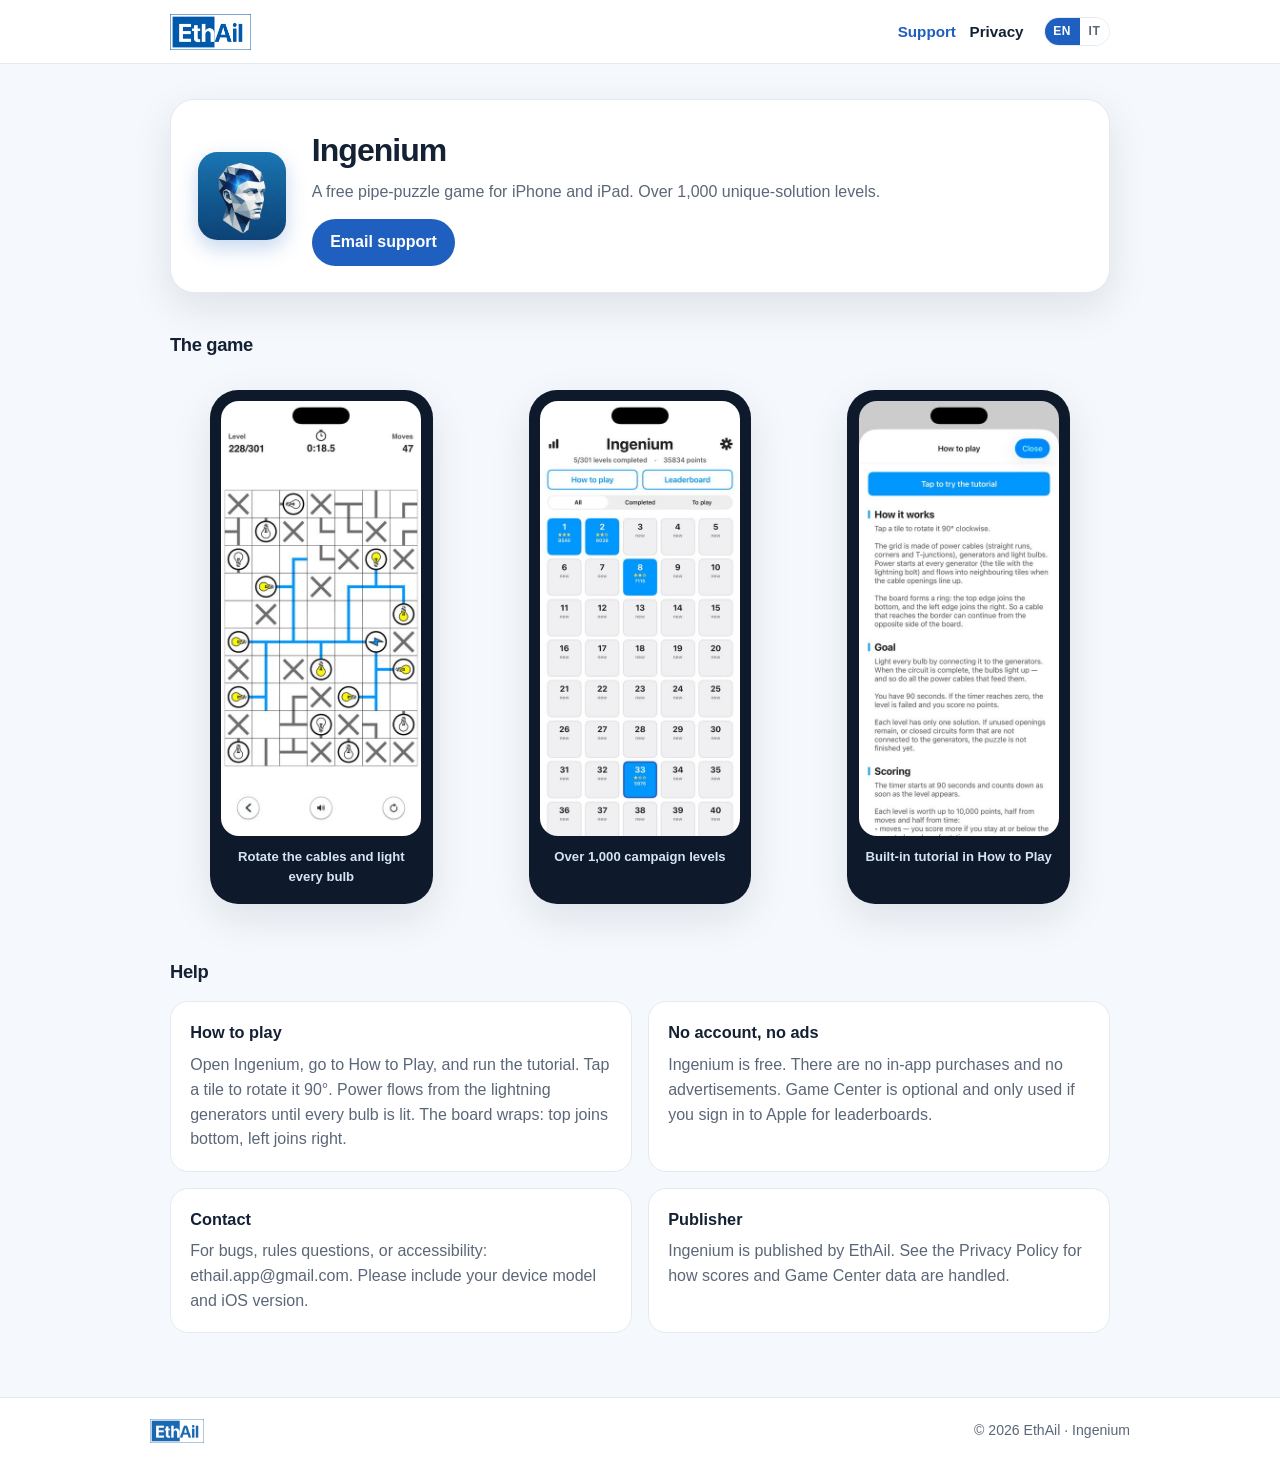
<file: index.html>
<!DOCTYPE html>
<html lang="en">
<head>
  <meta charset="utf-8">
  <meta name="viewport" content="width=device-width, initial-scale=1">
  <title>Ingenium — Support</title>
  <link rel="icon" href="assets/favicon.png">
  <link rel="apple-touch-icon" href="assets/app-icon.png">
  <link rel="stylesheet" href="styles.css">
</head>
<body>
  <header class="header">
    <div class="header-inner">
      <a class="brand" href="index.html" aria-label="EthAil">
        <img src="assets/ethail-logo.png" alt="EthAil">
      </a>
      <nav class="nav">
        <a class="active" href="index.html" data-en="Support" data-it="Supporto">Support</a>
        <a href="privacy.html">Privacy</a>
        <div class="lang" role="group" aria-label="Language">
          <button type="button" data-lang="en" class="on">EN</button>
          <button type="button" data-lang="it">IT</button>
        </div>
      </nav>
    </div>
  </header>

  <main class="wrap">
    <section class="hero">
      <img class="app-icon" src="assets/app-icon.png" alt="Ingenium">
      <div>
        <h1>Ingenium</h1>
        <p class="tag" data-en="A free pipe-puzzle game for iPhone and iPad. Over 1,000 unique-solution levels." data-it="Un puzzle di cavi gratuito per iPhone e iPad. Oltre 1.000 livelli a soluzione unica.">A free pipe-puzzle game for iPhone and iPad. Over 1,000 unique-solution levels.</p>
        <a class="cta" href="mailto:ethail.app@gmail.com" data-en="Email support" data-it="Scrivi al supporto">Email support</a>
      </div>
    </section>

    <h2 class="section-title" data-en="The game" data-it="Il gioco">The game</h2>
    <div class="shots">
      <figure class="shot">
        <img src="assets/shot-gameplay.jpg" alt="Gameplay">
        <figcaption data-en="Rotate the cables and light every bulb" data-it="Ruota i cavi e accendi tutte le lampadine">Rotate the cables and light every bulb</figcaption>
      </figure>
      <figure class="shot">
        <img src="assets/shot-levels.jpg" alt="Level select">
        <figcaption data-en="Over 1,000 campaign levels" data-it="Oltre 1.000 livelli della campagna">Over 1,000 campaign levels</figcaption>
      </figure>
      <figure class="shot">
        <img src="assets/shot-howto.jpg" alt="How to play">
        <figcaption data-en="Built-in tutorial in How to Play" data-it="Tutorial in Come si gioca">Built-in tutorial in How to Play</figcaption>
      </figure>
    </div>

    <h2 class="section-title" data-en="Help" data-it="Aiuto">Help</h2>
    <div class="grid">
      <article class="card">
        <h2 data-en="How to play" data-it="Come si gioca">How to play</h2>
        <p data-en="Open Ingenium, go to How to Play, and run the tutorial. Tap a tile to rotate it 90°. Power flows from the lightning generators until every bulb is lit. The board wraps: top joins bottom, left joins right." data-it="Apri Ingenium, vai su Come si gioca e avvia il tutorial. Tocca una casella per ruotarla di 90°. L’energia parte dai generatori (fulmine) fino ad accendere tutte le lampadine. Il tabellone è un anello: alto tocca basso, sinistra tocca destra.">Open Ingenium, go to How to Play, and run the tutorial. Tap a tile to rotate it 90°. Power flows from the lightning generators until every bulb is lit. The board wraps: top joins bottom, left joins right.</p>
      </article>
      <article class="card">
        <h2 data-en="No account, no ads" data-it="Niente account, niente pubblicità">No account, no ads</h2>
        <p data-en="Ingenium is free. There are no in-app purchases and no advertisements. Game Center is optional and only used if you sign in to Apple for leaderboards." data-it="Ingenium è gratuito. Non ci sono acquisti in-app né pubblicità. Game Center è facoltativo e serve solo se accedi con Apple per le classifiche.">Ingenium is free. There are no in-app purchases and no advertisements. Game Center is optional and only used if you sign in to Apple for leaderboards.</p>
      </article>
      <article class="card">
        <h2 data-en="Contact" data-it="Contatti">Contact</h2>
        <p data-en="For bugs, rules questions, or accessibility: ethail.app@gmail.com. Please include your device model and iOS version." data-it="Per bug, regole o accessibilità: ethail.app@gmail.com. Indica modello del dispositivo e versione di iOS.">For bugs, rules questions, or accessibility: ethail.app@gmail.com. Please include your device model and iOS version.</p>
      </article>
      <article class="card">
        <h2 data-en="Publisher" data-it="Editore">Publisher</h2>
        <p data-en="Ingenium is published by EthAil. See the Privacy Policy for how scores and Game Center data are handled." data-it="Ingenium è pubblicato da EthAil. Consulta l’informativa privacy per punteggi e dati Game Center.">Ingenium is published by EthAil. See the Privacy Policy for how scores and Game Center data are handled.</p>
      </article>
    </div>
  </main>

  <footer class="footer">
    <div class="footer-inner">
      <img src="assets/ethail-logo.png" alt="EthAil">
      <span>© 2026 EthAil · Ingenium</span>
    </div>
  </footer>
  <script src="site.js"></script>
</body>
</html>
</file>
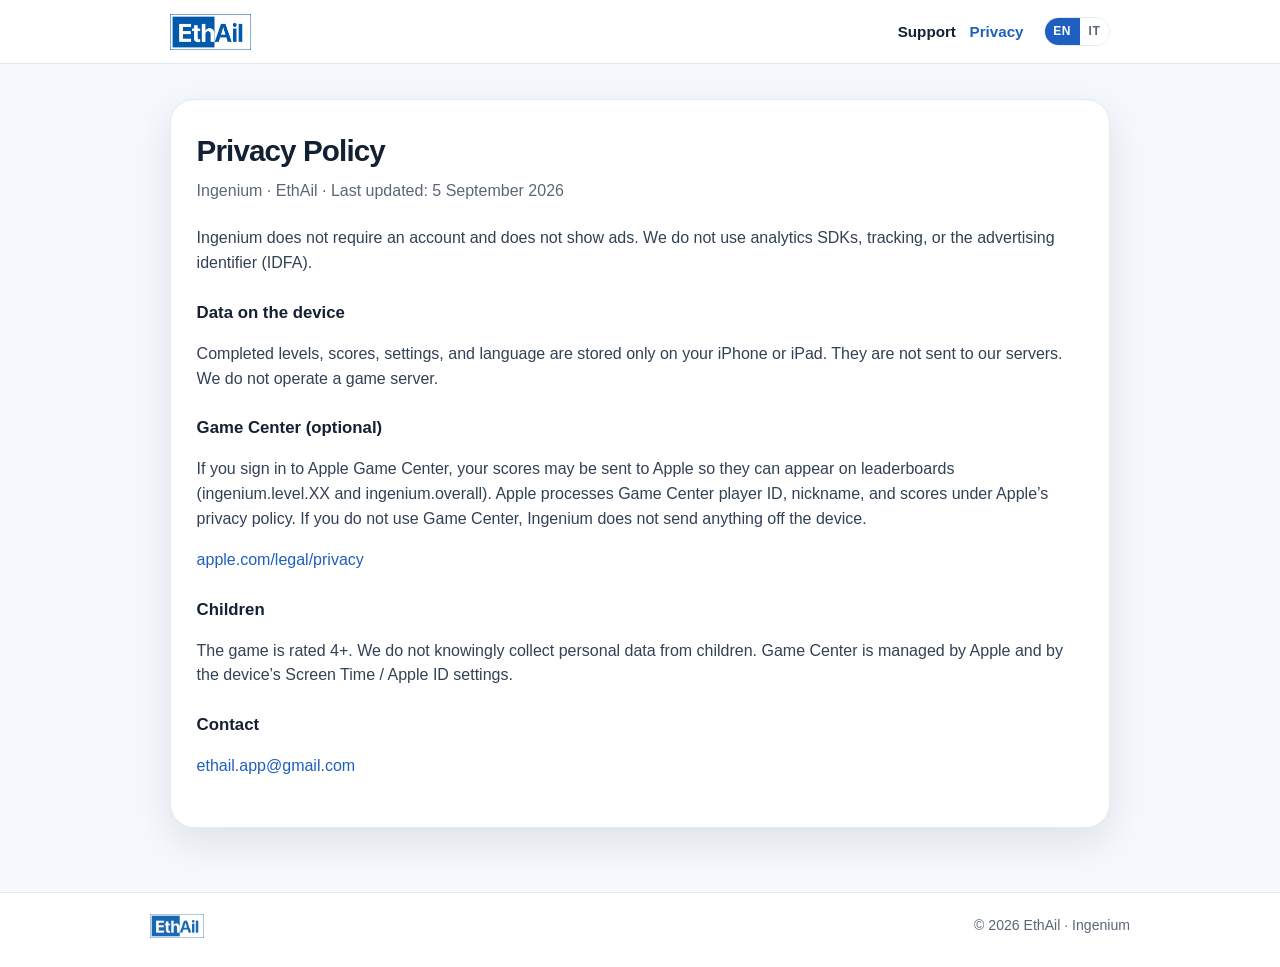
<file: privacy.html>
<!DOCTYPE html>
<html lang="en">
<head>
  <meta charset="utf-8">
  <meta name="viewport" content="width=device-width, initial-scale=1">
  <title>Ingenium — Privacy Policy</title>
  <link rel="icon" href="assets/favicon.png">
  <link rel="apple-touch-icon" href="assets/app-icon.png">
  <link rel="stylesheet" href="styles.css">
</head>
<body>
  <header class="header">
    <div class="header-inner">
      <a class="brand" href="index.html" aria-label="EthAil">
        <img src="assets/ethail-logo.png" alt="EthAil">
      </a>
      <nav class="nav">
        <a href="index.html" data-en="Support" data-it="Supporto">Support</a>
        <a class="active" href="privacy.html">Privacy</a>
        <div class="lang" role="group" aria-label="Language">
          <button type="button" data-lang="en" class="on">EN</button>
          <button type="button" data-lang="it">IT</button>
        </div>
      </nav>
    </div>
  </header>

  <main class="wrap">
    <article class="article">
      <h1 data-en="Privacy Policy" data-it="Informativa privacy">Privacy Policy</h1>
      <p class="meta" data-en="Ingenium · EthAil · Last updated: 5 September 2026" data-it="Ingenium · EthAil · Aggiornata: 5 settembre 2026">Ingenium · EthAil · Last updated: 5 September 2026</p>

      <p data-en="Ingenium does not require an account and does not show ads. We do not use analytics SDKs, tracking, or the advertising identifier (IDFA)." data-it="Ingenium non richiede un account e non mostra pubblicità. Non usiamo SDK di analytics, tracciamento o IDFA.">Ingenium does not require an account and does not show ads. We do not use analytics SDKs, tracking, or the advertising identifier (IDFA).</p>

      <h2 data-en="Data on the device" data-it="Dati sul dispositivo">Data on the device</h2>
      <p data-en="Completed levels, scores, settings, and language are stored only on your iPhone or iPad. They are not sent to our servers. We do not operate a game server." data-it="Livelli completati, punteggi, impostazioni e lingua restano sul tuo iPhone o iPad. Non abbiamo un server di gioco.">Completed levels, scores, settings, and language are stored only on your iPhone or iPad. They are not sent to our servers. We do not operate a game server.</p>

      <h2 data-en="Game Center (optional)" data-it="Game Center (facoltativo)">Game Center (optional)</h2>
      <p data-en="If you sign in to Apple Game Center, your scores may be sent to Apple so they can appear on leaderboards (ingenium.level.XX and ingenium.overall). Apple processes Game Center player ID, nickname, and scores under Apple’s privacy policy. If you do not use Game Center, Ingenium does not send anything off the device." data-it="Se accedi a Game Center, i punteggi possono essere inviati ad Apple per le classifiche (ingenium.level.XX e ingenium.overall). Apple tratta ID giocatore, nickname e score secondo la privacy policy di Apple. Senza Game Center, Ingenium non invia nulla fuori dal dispositivo.">If you sign in to Apple Game Center, your scores may be sent to Apple so they can appear on leaderboards (ingenium.level.XX and ingenium.overall). Apple processes Game Center player ID, nickname, and scores under Apple’s privacy policy. If you do not use Game Center, Ingenium does not send anything off the device.</p>
      <p><a href="https://www.apple.com/legal/privacy/">apple.com/legal/privacy</a></p>

      <h2 data-en="Children" data-it="Minori">Children</h2>
      <p data-en="The game is rated 4+. We do not knowingly collect personal data from children. Game Center is managed by Apple and by the device’s Screen Time / Apple ID settings." data-it="Gioco 4+. Non raccogliamo consapevolmente dati personali di minori. Game Center è gestito da Apple e dalle impostazioni Tempo di utilizzo / Apple ID del dispositivo.">The game is rated 4+. We do not knowingly collect personal data from children. Game Center is managed by Apple and by the device’s Screen Time / Apple ID settings.</p>

      <h2 data-en="Contact" data-it="Contatti">Contact</h2>
      <p><a href="mailto:ethail.app@gmail.com">ethail.app@gmail.com</a></p>
    </article>
  </main>

  <footer class="footer">
    <div class="footer-inner">
      <img src="assets/ethail-logo.png" alt="EthAil">
      <span>© 2026 EthAil · Ingenium</span>
    </div>
  </footer>
  <script src="site.js"></script>
</body>
</html>
</file>
<file: styles.css>
:root {
  --blue: #1f5fbf;
  --blue-dark: #164a96;
  --ink: #142033;
  --muted: #5b6778;
  --line: #e4eaf2;
  --bg: #f5f8fc;
  --card: #ffffff;
  --radius: 18px;
  --shadow: 0 14px 40px rgba(20, 32, 51, 0.10);
}

* { box-sizing: border-box; }
html, body { margin: 0; }
body {
  font-family: -apple-system, BlinkMacSystemFont, "Segoe UI", Helvetica, Arial, sans-serif;
  color: var(--ink);
  background: var(--bg);
  line-height: 1.55;
}

a { color: var(--blue); text-decoration: none; }
a:hover { text-decoration: underline; }

.header {
  background: #fff;
  border-bottom: 1px solid var(--line);
  position: sticky;
  top: 0;
  z-index: 10;
}
.header-inner {
  max-width: 980px;
  margin: 0 auto;
  padding: 0.85rem 1.25rem;
  display: flex;
  align-items: center;
  justify-content: space-between;
  gap: 1rem;
}
.brand img {
  display: block;
  height: 36px;
  width: auto;
}
.nav {
  display: flex;
  align-items: center;
  gap: 0.85rem;
  font-size: 0.95rem;
  font-weight: 600;
}
.nav a { color: var(--ink); }
.nav a.active { color: var(--blue); }
.lang {
  display: inline-flex;
  border: 1px solid var(--line);
  border-radius: 999px;
  overflow: hidden;
  margin-left: 0.4rem;
}
.lang button {
  border: 0;
  background: #fff;
  color: var(--muted);
  font: inherit;
  font-size: 0.75rem;
  font-weight: 700;
  letter-spacing: 0.04em;
  padding: 0.28rem 0.55rem;
  cursor: pointer;
}
.lang button.on {
  background: var(--blue);
  color: #fff;
}

.wrap { max-width: 980px; margin: 0 auto; padding: 2.2rem 1.25rem 4rem; }

.hero {
  display: grid;
  grid-template-columns: auto 1fr;
  gap: 1.4rem 1.6rem;
  align-items: center;
  background: var(--card);
  border: 1px solid var(--line);
  border-radius: 24px;
  padding: 1.6rem 1.7rem;
  box-shadow: var(--shadow);
}
.app-icon {
  width: 88px;
  height: 88px;
  border-radius: 22%;
  box-shadow: 0 8px 20px rgba(31, 95, 191, 0.25);
}
.hero h1 { margin: 0 0 0.25rem; font-size: 2rem; letter-spacing: -0.03em; }
.hero .tag { margin: 0 0 0.9rem; color: var(--muted); }
.cta {
  display: inline-block;
  background: var(--blue);
  color: #fff !important;
  text-decoration: none !important;
  font-weight: 650;
  border-radius: 999px;
  padding: 0.7rem 1.15rem;
}
.cta:hover { background: var(--blue-dark); }

.section-title {
  margin: 2.4rem 0 0.9rem;
  font-size: 1.15rem;
  letter-spacing: -0.02em;
}

.shots {
  display: grid;
  grid-template-columns: repeat(3, 1fr);
  gap: 1rem;
}
.shot {
  background: #0e1a2b;
  border-radius: 28px;
  padding: 0.7rem 0.7rem 1rem;
  text-align: center;
  color: #d5e4f5;
  box-shadow: var(--shadow);
}
.shot img {
  width: 100%;
  height: auto;
  border-radius: 18px;
  display: block;
}
.shot figcaption {
  margin-top: 0.7rem;
  font-size: 0.82rem;
  font-weight: 600;
}

.grid {
  display: grid;
  grid-template-columns: 1fr 1fr;
  gap: 1rem;
}
.card {
  background: var(--card);
  border: 1px solid var(--line);
  border-radius: var(--radius);
  padding: 1.15rem 1.2rem;
}
.card h2 { margin: 0 0 0.45rem; font-size: 1.02rem; }
.card p { margin: 0; color: var(--muted); }
.card p + p { margin-top: 0.7rem; }

.article {
  background: var(--card);
  border: 1px solid var(--line);
  border-radius: 24px;
  padding: 1.7rem 1.6rem 2rem;
  box-shadow: var(--shadow);
}
.article h1 { margin: 0 0 0.35rem; font-size: 1.85rem; letter-spacing: -0.03em; }
.article .meta { margin: 0 0 1.4rem; color: var(--muted); }
.article h2 { margin: 1.5rem 0 0.4rem; font-size: 1.05rem; }
.article p { color: #334155; }
code { font-size: 0.9em; }

.footer {
  border-top: 1px solid var(--line);
  background: #fff;
  padding: 1.3rem 1.25rem 1.8rem;
  color: var(--muted);
  font-size: 0.88rem;
}
.footer-inner {
  max-width: 980px;
  margin: 0 auto;
  display: flex;
  justify-content: space-between;
  gap: 1rem;
  align-items: center;
}
.footer img { height: 24px; width: auto; opacity: 0.9; }

[hidden] { display: none !important; }

@media (max-width: 760px) {
  .hero { grid-template-columns: 1fr; }
  .shots, .grid { grid-template-columns: 1fr; }
  .header-inner { flex-wrap: wrap; }
  .brand img { height: 30px; }
  .footer-inner { flex-direction: column; align-items: flex-start; }
}
</file>
